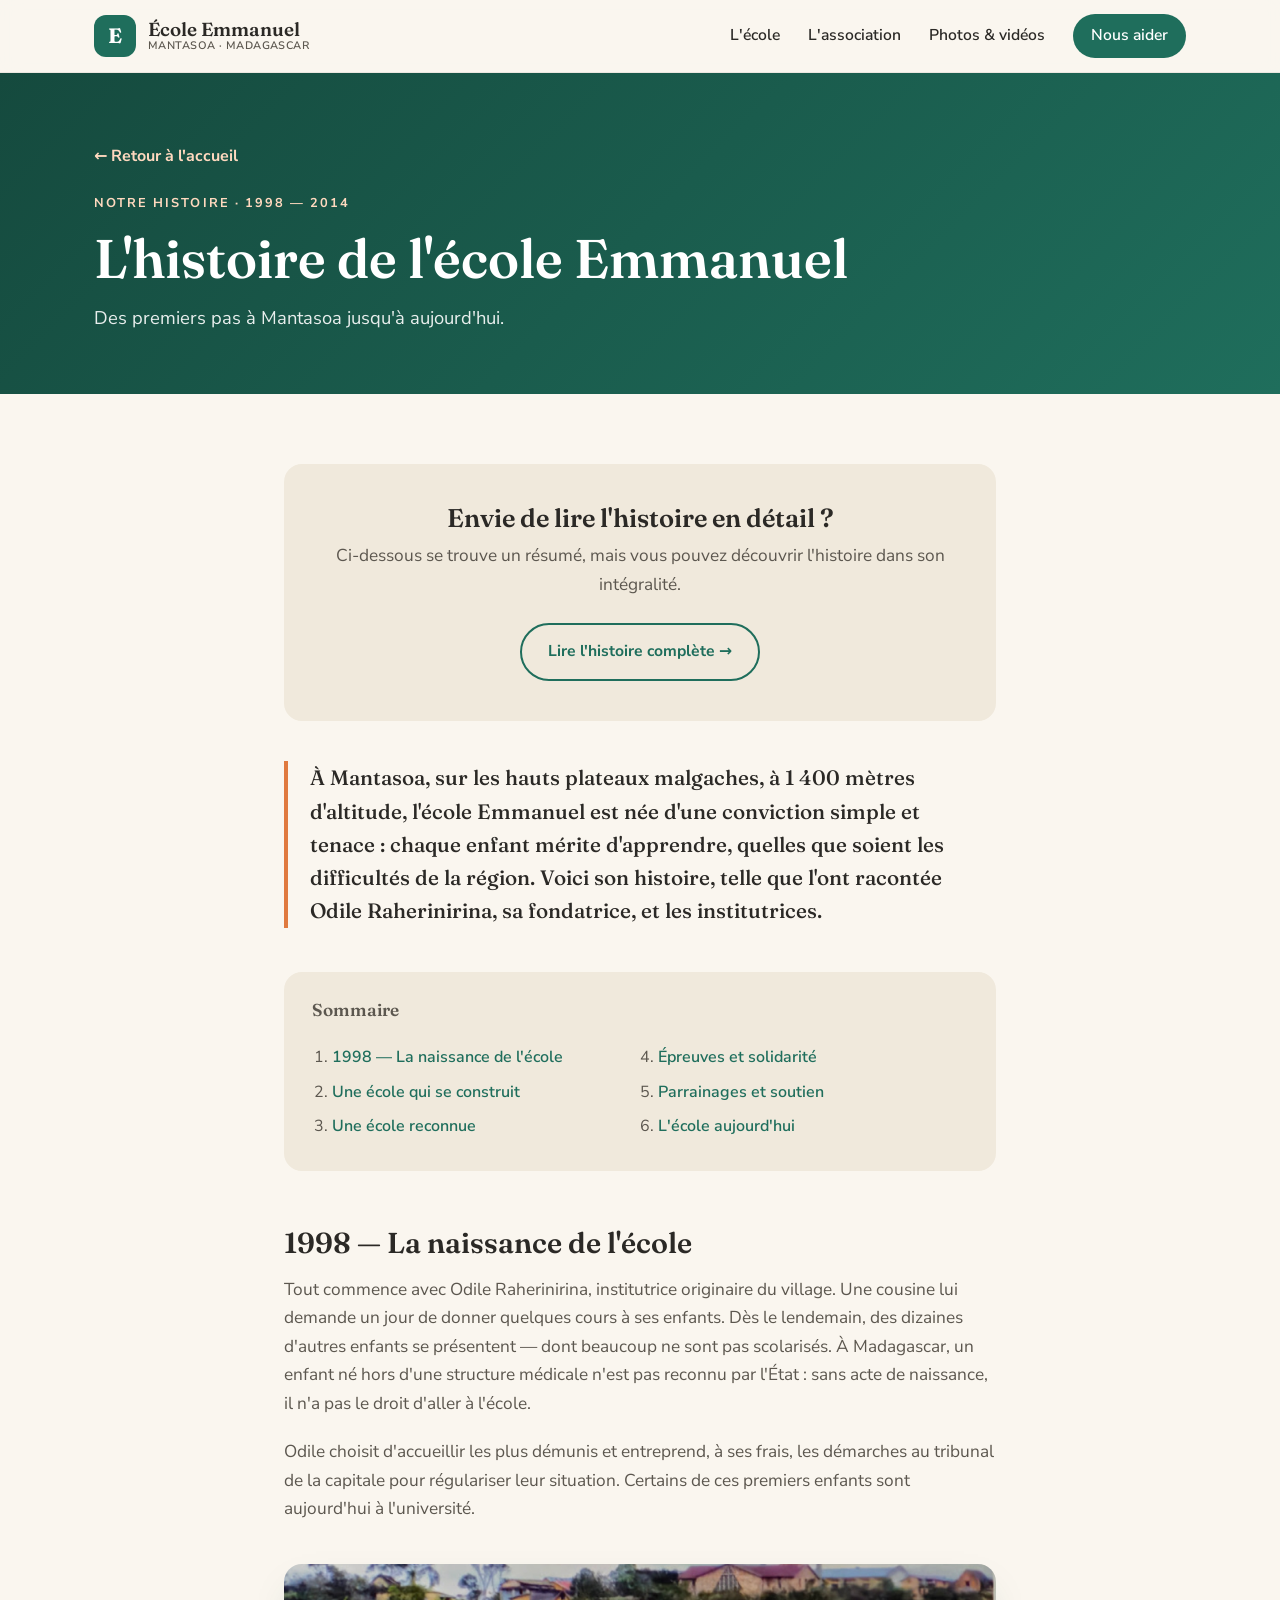
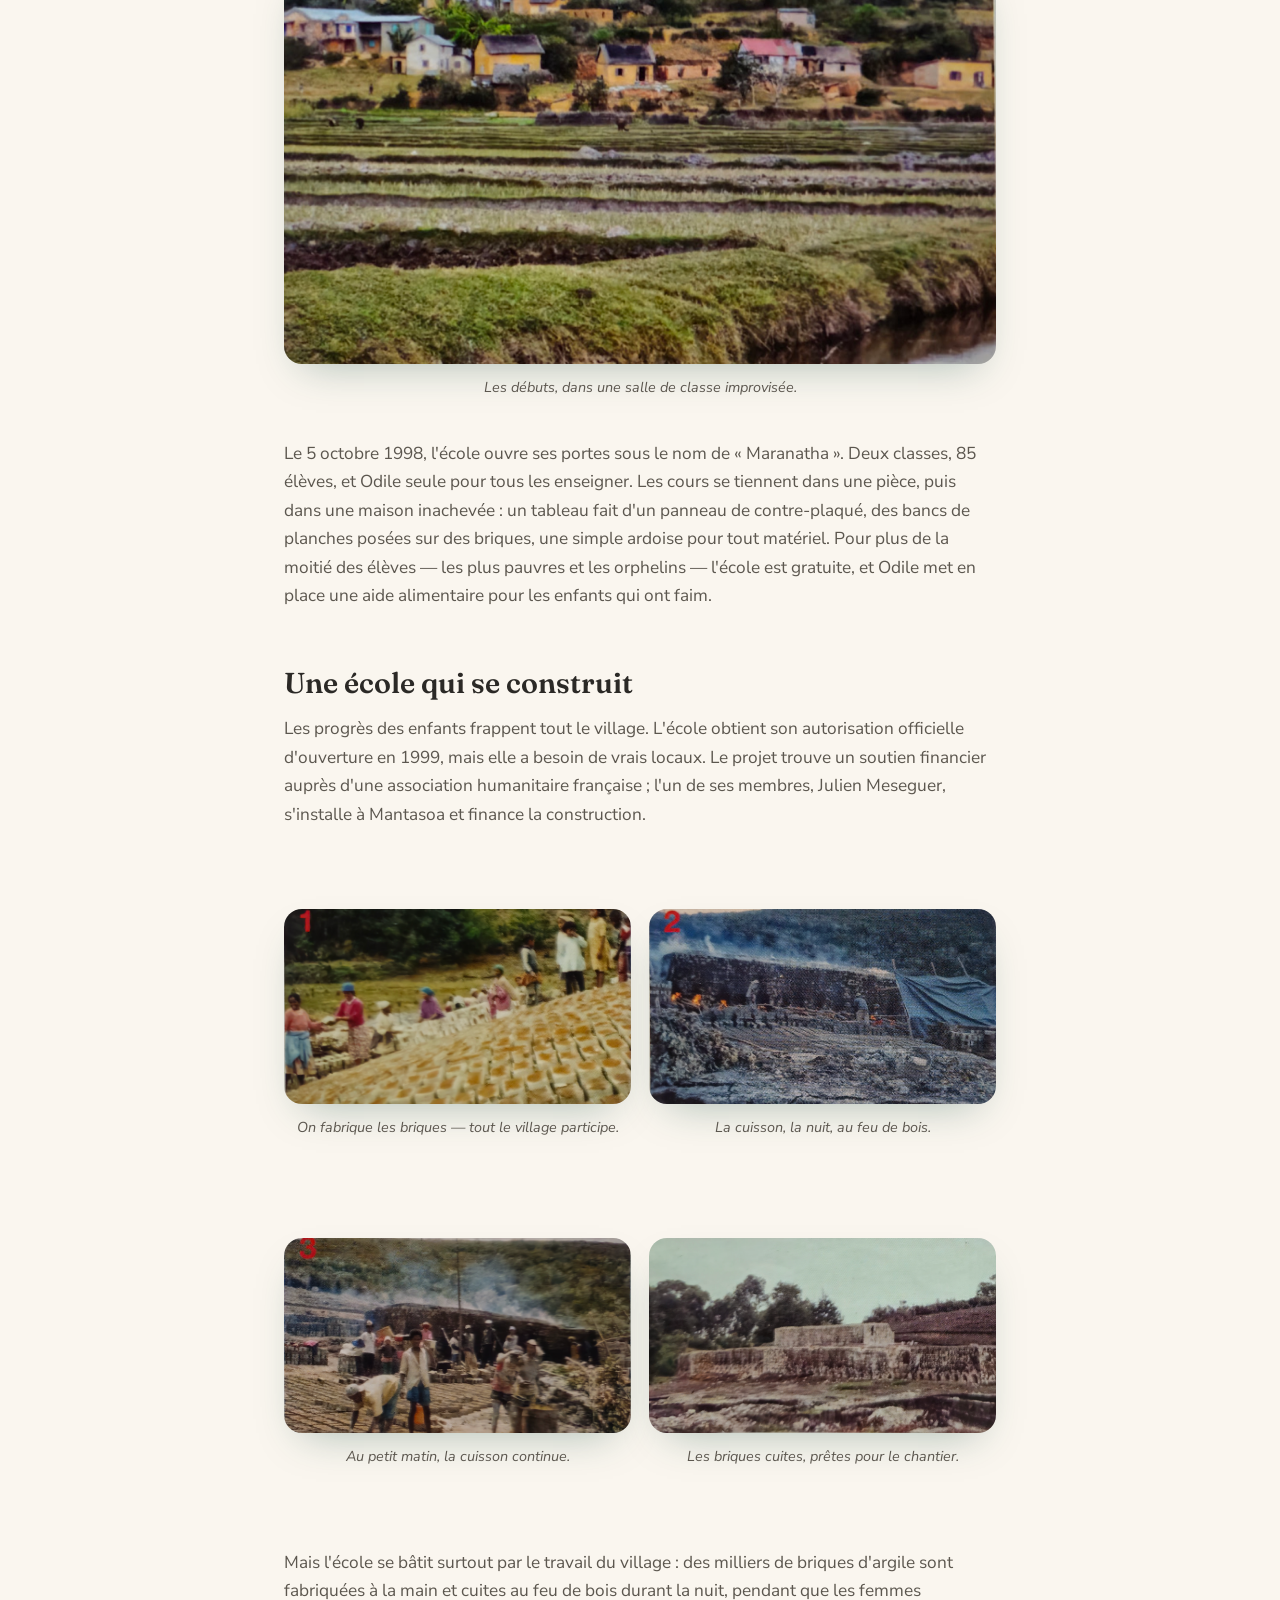
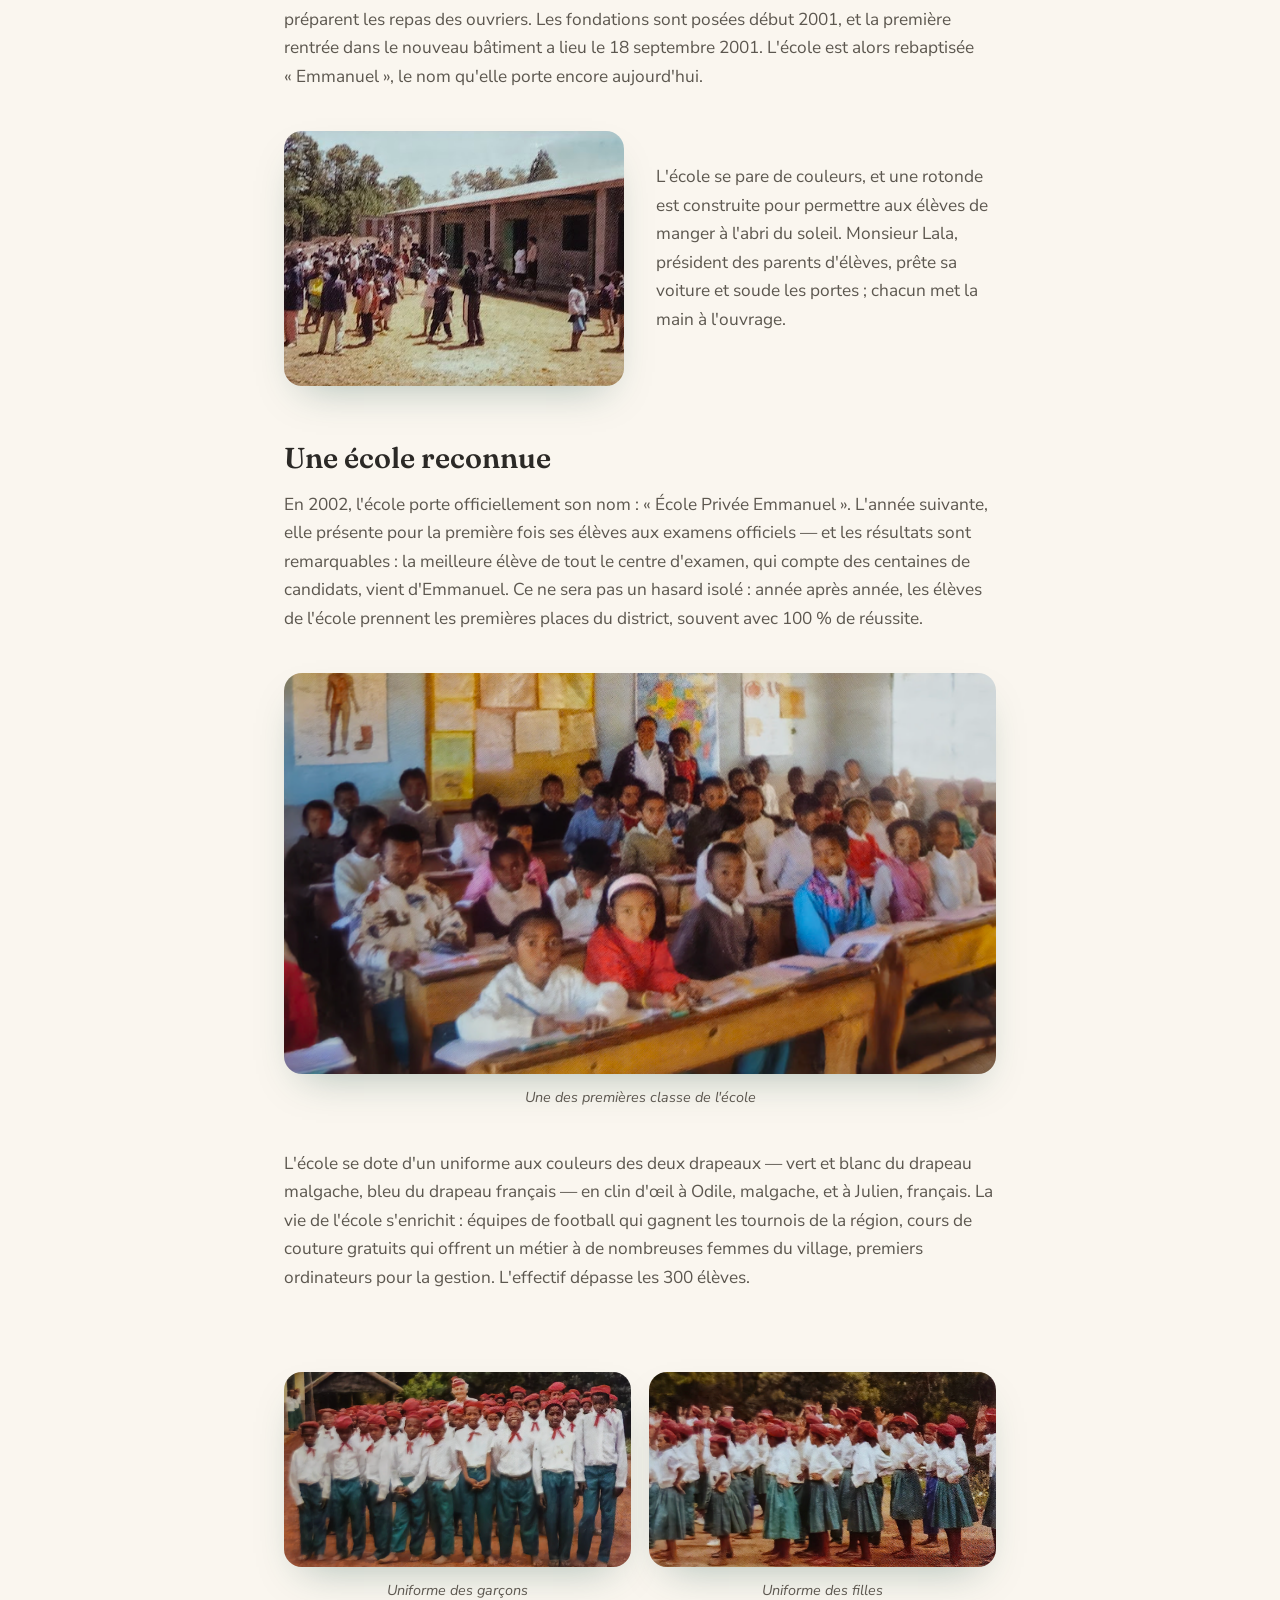
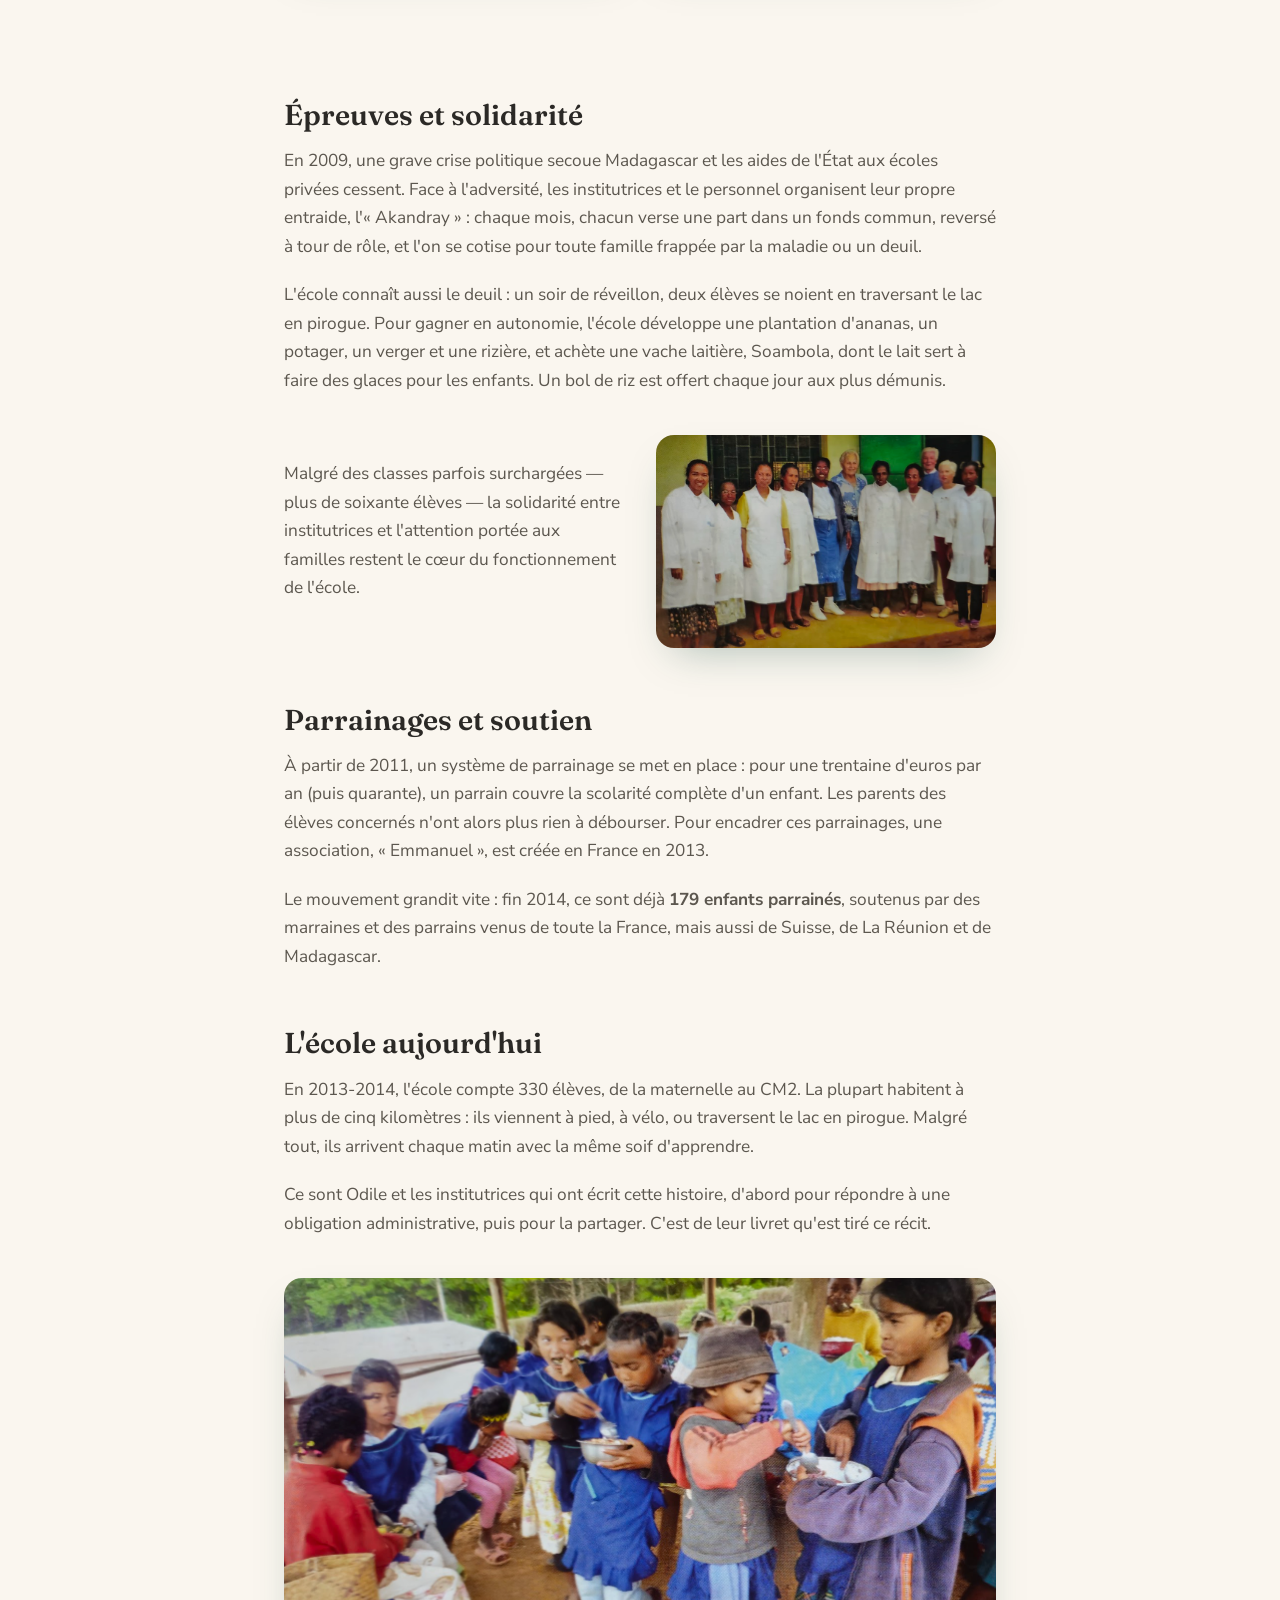
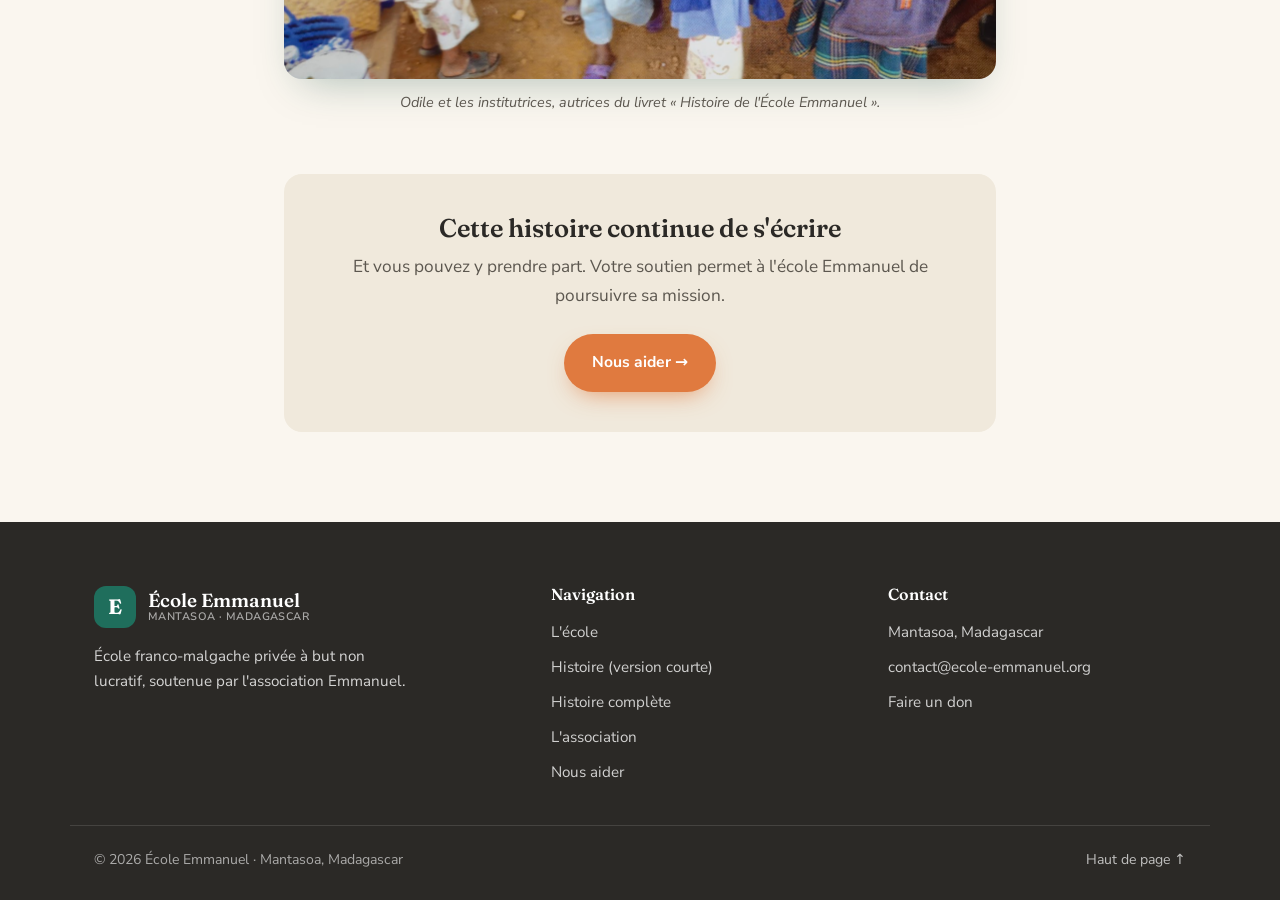
<file: histoire.html>
<!DOCTYPE html>
<html lang="fr">
<head>
  <meta charset="UTF-8" />
  <meta name="viewport" content="width=device-width, initial-scale=1.0" />
  <title>Histoire de l'école — École Emmanuel, Mantasoa</title>
  <meta name="description" content="L'histoire de l'école Emmanuel à Mantasoa, Madagascar (1998-2026) : une école fondée par Odile Raherinirina pour les enfants de la région." />
  <link rel="canonical" href="https://ecole-emmanuel-mantasoa.org/histoire.html" />
  <link rel="icon" type="image/png" href="assets/images/favicon.png" />
  <link rel="preconnect" href="https://fonts.googleapis.com" />
  <link rel="preconnect" href="https://fonts.gstatic.com" crossorigin />
  <link href="https://fonts.googleapis.com/css2?family=Fraunces:opsz,wght@9..144,400;9..144,500;9..144,600;9..144,700&family=Nunito+Sans:wght@400;500;600;700&display=swap" rel="stylesheet" />
  <link rel="stylesheet" href="css/styles.css" />
  <link rel="stylesheet" href="css/article.css" />
</head>
<body>

  <!-- Barre de progression de lecture (se remplit au défilement) -->
  <div class="read-progress" id="readProgress"></div>

  <!-- ====================== EN-TÊTE ====================== -->
  <header class="site-header" id="top">
    <div class="container header-inner">
      <a href="index.html" class="brand">
        <span class="brand-mark">E</span>
        <span class="brand-text">École&nbsp;Emmanuel<small>Mantasoa · Madagascar</small></span>
      </a>
      <button class="nav-toggle" aria-label="Ouvrir le menu" aria-expanded="false">
        <span></span><span></span><span></span>
      </button>
      <nav class="site-nav">
        <a href="index.html#ecole">L'école</a>
        <a href="index.html#association">L'association</a>
        <a href="index.html#galerie">Photos &amp; vidéos</a>
        <a href="index.html#aider" class="nav-cta">Nous aider</a>
      </nav>
    </div>
  </header>

  <!-- ====================== EN-TÊTE D'ARTICLE ====================== -->
  <section class="article-hero">
    <div class="container">
      <a href="index.html" class="back-link">← Retour à l'accueil</a>
      <p class="eyebrow eyebrow-light">Notre histoire · 1998 — 2014</p>
      <h1>L'histoire de l'école Emmanuel</h1>
      <p class="article-sub">Des premiers pas à Mantasoa jusqu'à aujourd'hui.</p>
    </div>
  </section>

  <!-- ====================== CORPS DE L'ARTICLE ======================
       Récit court, adapté du livret « Histoire de l'École Emmanuel »
       (Odile Meseguer et les institutrices).
       Pour modifier un texte : remplace ce qui est entre <p>…</p>.
       =============================================================== -->
  <article class="article">
    <div class="container article-body">

      <div class="article-cta1">
        <h3>Envie de lire l'histoire en détail&nbsp;?</h3>
        <p>Ci-dessous se trouve un résumé, mais vous pouvez découvrir l'histoire dans son intégralité.</p>
        <a href="histoire-complete.html" class="btn btn-outline">Lire l'histoire complète →</a>
      </div>

      <p class="lead">
        À Mantasoa, sur les hauts plateaux malgaches, à 1&nbsp;400 mètres d'altitude,
        l'école Emmanuel est née d'une conviction simple et tenace&nbsp;: chaque enfant
        mérite d'apprendre, quelles que soient les difficultés de la région. Voici son
        histoire, telle que l'ont racontée Odile Raherinirina, sa fondatrice, et les
        institutrices.
      </p>

      <!-- ---------- SOMMAIRE ---------- -->
      <nav class="toc" aria-label="Sommaire">
        <p class="toc-title">Sommaire</p>
        <ol>
          <li><a href="#origines">1998 — La naissance de l'école</a></li>
          <li><a href="#construction">Une école qui se construit</a></li>
          <li><a href="#reconnaissance">Une école reconnue</a></li>
          <li><a href="#epreuves">Épreuves et solidarité</a></li>
          <li><a href="#parrains">Parrainages et soutien</a></li>
          <li><a href="#aujourdhui">L'école aujourd'hui</a></li>
        </ol>
      </nav>

      <!-- ====================== CHAPITRE 1 ====================== -->
      <section class="chapter" id="origines">
        <h2>1998 — La naissance de l'école</h2>
        <p>
          Tout commence avec Odile Raherinirina, institutrice originaire du village.
          Une cousine lui demande un jour de donner quelques cours à ses enfants. Dès le
          lendemain, des dizaines d'autres enfants se présentent — dont beaucoup ne sont
          pas scolarisés. À Madagascar, un enfant né hors d'une structure médicale n'est
          pas reconnu par l'État&nbsp;: sans acte de naissance, il n'a pas le droit d'aller
          à l'école.
        </p>
        <p>
          Odile choisit d'accueillir les plus démunis et entreprend, à ses frais, les
          démarches au tribunal de la capitale pour régulariser leur situation. Certains
          de ces premiers enfants sont aujourd'hui à l'université.
        </p>

        <figure class="figure-wide">
          <img src="assets/images/histoire/histoire1.jpg" alt="La première salle de classe de l'école" loading="lazy" />
          <figcaption>Les débuts, dans une salle de classe improvisée.</figcaption>
        </figure>

        <p>
          Le 5 octobre 1998, l'école ouvre ses portes sous le nom de «&nbsp;Maranatha&nbsp;».
          Deux classes, 85 élèves, et Odile seule pour tous les enseigner. Les cours se
          tiennent dans une pièce, puis dans une maison inachevée&nbsp;: un tableau fait
          d'un panneau de contre-plaqué, des bancs de planches posées sur des briques, une
          simple ardoise pour tout matériel. Pour plus de la moitié des élèves — les plus
          pauvres et les orphelins — l'école est gratuite, et Odile met en place une aide
          alimentaire pour les enfants qui ont faim.
        </p>
      </section>

      <!-- ====================== CHAPITRE 2 ====================== -->
      <section class="chapter" id="construction">
        <h2>Une école qui se construit</h2>
        <p>
          Les progrès des enfants frappent tout le village. L'école obtient son
          autorisation officielle d'ouverture en 1999, mais elle a besoin de vrais locaux.
          Le projet trouve un soutien financier auprès d'une association humanitaire
          française&nbsp;; l'un de ses membres, Julien Meseguer, s'installe à Mantasoa et
          finance la construction.
        </p>

        <!-- Fabrication des briques : 4 vignettes (étapes), légendes du livret -->
        <div class="figure-grid">
          <figure>
            <img src="assets/images/histoire/briques1.jpg" alt="Fabrication des briques au village" loading="lazy" />
            <figcaption>On fabrique les briques — tout le village participe.</figcaption>
          </figure>
          <figure>
            <img src="assets/images/histoire/briques2.jpg" alt="Cuisson des briques la nuit" loading="lazy" />
            <figcaption>La cuisson, la nuit, au feu de bois.</figcaption>
          </figure>
          <figure>
            <img src="assets/images/histoire/briques3.jpg" alt="Cuisson des briques au petit matin" loading="lazy" />
            <figcaption>Au petit matin, la cuisson continue.</figcaption>
          </figure>
          <figure>
            <img src="assets/images/histoire/briques4.jpg" alt="Briques cuites prêtes à transporter" loading="lazy" />
            <figcaption>Les briques cuites, prêtes pour le chantier.</figcaption>
          </figure>
        </div>

        <p>
          Mais l'école se bâtit surtout par le travail du village&nbsp;: des milliers de
          briques d'argile sont fabriquées à la main et cuites au feu de bois durant la
          nuit, pendant que les femmes préparent les repas des ouvriers. Les fondations
          sont posées début 2001, et la première rentrée dans le nouveau bâtiment a lieu
          le 18 septembre 2001. L'école est alors rebaptisée «&nbsp;Emmanuel&nbsp;», le nom
          qu'elle porte encore aujourd'hui.
        </p>

        <div class="figure-split">
          <div class="figure-split-media">
            <img src="assets/images/histoire/histoire3.jpg" alt="Le nouveau bâtiment de l'école" loading="lazy" />
          </div>
          <div class="figure-split-text">
            <p>
              L'école se pare de couleurs, et une rotonde est construite pour permettre aux
              élèves de manger à l'abri du soleil. Monsieur Lala, président des parents
              d'élèves, prête sa voiture et soude les portes&nbsp;; chacun met la main à
              l'ouvrage.
            </p>
          </div>
        </div>
      </section>

      <!-- ====================== CHAPITRE 3 ====================== -->
      <section class="chapter" id="reconnaissance">
        <h2>Une école reconnue</h2>
        <p>
          En 2002, l'école porte officiellement son nom&nbsp;: «&nbsp;École Privée
          Emmanuel&nbsp;». L'année suivante, elle présente pour la première fois ses élèves
          aux examens officiels — et les résultats sont remarquables&nbsp;: la meilleure
          élève de tout le centre d'examen, qui compte des centaines de candidats, vient
          d'Emmanuel. Ce ne sera pas un hasard isolé&nbsp;: année après année, les élèves de
          l'école prennent les premières places du district, souvent avec 100&nbsp;% de
          réussite.
        </p>

        <figure class="figure-wide">
          <img src="assets/images/histoire/histoire4.jpg" alt="Les élèves de l'école en uniforme" loading="lazy" />
          <figcaption>Une des premières classe de l'école</figcaption>
        </figure>

        <p>
          L'école se dote d'un uniforme aux couleurs des deux drapeaux — vert et blanc du
          drapeau malgache, bleu du drapeau français — en clin d'œil à Odile, malgache, et
          à Julien, français. La vie de l'école s'enrichit&nbsp;: équipes de football qui
          gagnent les tournois de la région, cours de couture gratuits qui offrent un métier
          à de nombreuses femmes du village, premiers ordinateurs pour la gestion. L'effectif
          dépasse les 300 élèves.
        </p>

        <div class="figure-grid">
          <figure>
            <img src="assets/images/histoire/histoire4_1.jpg" alt="Uniforme des garçons" loading="lazy" />
            <figcaption>Uniforme des garçons</figcaption>
          </figure>
          <figure>
            <img src="assets/images/histoire/histoire4_2.jpg" alt="Uniforme des filles" loading="lazy" />
            <figcaption>Uniforme des filles</figcaption>
          </figure>
        </div>
      </section>

      <!-- ====================== CHAPITRE 4 ====================== -->
      <section class="chapter" id="epreuves">
        <h2>Épreuves et solidarité</h2>
        <p>
          En 2009, une grave crise politique secoue Madagascar et les aides de l'État aux
          écoles privées cessent. Face à l'adversité, les institutrices et le personnel
          organisent leur propre entraide, l'«&nbsp;Akandray&nbsp;»&nbsp;: chaque mois,
          chacun verse une part dans un fonds commun, reversé à tour de rôle, et l'on se
          cotise pour toute famille frappée par la maladie ou un deuil.
        </p>
        <p>
          L'école connaît aussi le deuil&nbsp;: un soir de réveillon, deux élèves se noient
          en traversant le lac en pirogue. Pour gagner en autonomie, l'école développe une
          plantation d'ananas, un potager, un verger et une rizière, et achète une vache
          laitière, Soambola, dont le lait sert à faire des glaces pour les enfants. Un bol
          de riz est offert chaque jour aux plus démunis.
        </p>

        <div class="figure-split figure-split-reverse">
          <div class="low-ratio">
            <img src="assets/images/histoire/histoire5.jpg" alt="Les institutrices" loading="lazy" />
          </div>
          <div class="figure-split-text">
            <p>
              Malgré des classes parfois surchargées — plus de soixante élèves — la
              solidarité entre institutrices et l'attention portée aux familles restent
              le cœur du fonctionnement de l'école.
            </p>
          </div>
        </div>
      </section>

      <!-- ====================== CHAPITRE 5 ====================== -->
      <section class="chapter" id="parrains">
        <h2>Parrainages et soutien</h2>
        <p>
          À partir de 2011, un système de parrainage se met en place&nbsp;: pour une
          trentaine d'euros par an (puis quarante), un parrain couvre la scolarité complète
          d'un enfant. Les parents des élèves concernés n'ont alors plus rien à débourser.
          Pour encadrer ces parrainages, une association, «&nbsp;Emmanuel&nbsp;», est créée
          en France en 2013.
        </p>
        <p>
          Le mouvement grandit vite&nbsp;: fin 2014, ce sont déjà <strong>179 enfants
          parrainés</strong>, soutenus par des marraines et des parrains venus de toute la
          France, mais aussi de Suisse, de La Réunion et de Madagascar.
        </p>
      </section>

      <!-- ====================== CHAPITRE 6 ====================== -->
      <section class="chapter" id="aujourdhui">
        <h2>L'école aujourd'hui</h2>
        <p>
          En 2013-2014, l'école compte 330 élèves, de la maternelle au CM2. La plupart
          habitent à plus de cinq kilomètres&nbsp;: ils viennent à pied, à vélo, ou
          traversent le lac en pirogue. Malgré tout, ils arrivent chaque matin avec la même
          soif d'apprendre.
        </p>
        <p>
          Ce sont Odile et les institutrices qui ont écrit cette histoire, d'abord pour
          répondre à une obligation administrative, puis pour la partager. C'est de leur
          livret qu'est tiré ce récit.
        </p>

        <figure class="figure-wide">
          <img src="assets/images/histoire/histoire6.jpg" alt="Odile et les institutrices de l'école" loading="lazy" />
          <figcaption>Odile et les institutrices, autrices du livret « Histoire de l'École Emmanuel ».</figcaption>
        </figure>

        <div class="article-cta">
          <h3>Cette histoire continue de s'écrire</h3>
          <p>Et vous pouvez y prendre part. Votre soutien permet à l'école Emmanuel de poursuivre sa mission.</p>
          <a href="index.html#aider" class="btn btn-primary">Nous aider →</a>
        </div>

      </section>

    </div>
  </article>

  <!-- ====================== PIED DE PAGE ====================== -->
  <footer class="site-footer">
    <div class="container footer-grid">
      <div>
        <div class="brand brand-footer">
          <span class="brand-mark">E</span>
          <span class="brand-text">École Emmanuel<small>Mantasoa · Madagascar</small></span>
        </div>
        <p class="footer-about">École franco-malgache privée à but non lucratif, soutenue par l'association Emmanuel.</p>
      </div>
      <div>
        <h4>Navigation</h4>
        <ul class="footer-links">
          <li><a href="index.html#ecole">L'école</a></li>
          <li><a href="histoire.html">Histoire (version courte)</a></li>
          <li><a href="histoire-complete.html">Histoire complète</a></li>
          <li><a href="index.html#association">L'association</a></li>
          <li><a href="index.html#aider">Nous aider</a></li>
        </ul>
      </div>
      <div>
        <h4>Contact</h4>
        <ul class="footer-links">
          <li>Mantasoa, Madagascar</li>
          <li><a href="mailto:contact@ecole-emmanuel.org">contact@ecole-emmanuel.org</a></li>
          <li><a href="https://www.helloasso.com/" target="_blank" rel="noopener">Faire un don</a></li>
        </ul>
      </div>
    </div>
    <div class="container footer-bottom">
      <p>© <span id="year"></span> École Emmanuel · Mantasoa, Madagascar</p>
      <a href="#top" class="back-top">Haut de page ↑</a>
    </div>
  </footer>

  <script src="js/main.js"></script>
</body>
</html>
</file>
<file: css/styles.css>
/* =========================================================
   École Emmanuel — Feuille de style
   Palette et réglages principaux regroupés ci-dessous :
   tu peux changer les couleurs en un seul endroit.
   ========================================================= */

:root {
  --green:        #1f6e5c;   /* couleur principale */
  --green-dark:   #154a3e;
  --terracotta:   #e07a3f;   /* couleur d'accent (chaleur, soleil) */
  --terracotta-d: #c5632c;
  --cream:        #faf6ef;   /* fond clair */
  --sand:         #f0e9dc;   /* fond alterné */
  --ink:          #2b2926;   /* texte */
  --ink-soft:     #5c574f;   /* texte secondaire */
  --white:        #ffffff;
  --shadow:       0 18px 40px -18px rgba(21, 74, 62, .35);
  --radius:       18px;
  --maxw:         1140px;
  --serif:        "Fraunces", Georgia, "Times New Roman", serif;
  --sans:         "Nunito Sans", system-ui, -apple-system, "Segoe UI", sans-serif;
}

/* ---------- Base ---------- */
* { box-sizing: border-box; margin: 0; padding: 0; }
html { scroll-behavior: smooth; scroll-padding-top: 84px; }
body {
  font-family: var(--sans);
  color: var(--ink);
  background: var(--cream);
  line-height: 1.65;
  -webkit-font-smoothing: antialiased;
}
img { max-width: 100%; display: block; }
a { color: var(--green); text-decoration: none; }
h1, h2, h3, h4 { font-family: var(--serif); line-height: 1.12; font-weight: 600; color: var(--ink); }
.container { width: 100%; max-width: var(--maxw); margin: 0 auto; padding: 0 24px; }

/* ---------- Boutons ---------- */
.btn {
  display: inline-block;
  padding: 14px 26px;
  border-radius: 999px;
  font-weight: 700;
  font-size: .98rem;
  cursor: pointer;
  border: 2px solid transparent;
  transition: transform .18s ease, box-shadow .18s ease, background .18s ease, color .18s ease;
}
.btn:hover { transform: translateY(-2px); }
.btn-primary { background: var(--terracotta); color: #fff; box-shadow: 0 10px 24px -10px rgba(224,122,63,.8); }
.btn-primary:hover { background: var(--terracotta-d); }
.btn-ghost { background: rgba(255,255,255,.14); color: #fff; border-color: rgba(255,255,255,.6); backdrop-filter: blur(4px); }
.btn-ghost:hover { background: rgba(255,255,255,.25); }
.btn-outline { background: transparent; color: var(--green); border-color: var(--green); }
.btn-outline:hover { background: var(--green); color: #fff; }
.btn-lg { padding: 18px 38px; font-size: 1.08rem; }

/* ---------- En-tête ---------- */
.site-header {
  position: sticky; top: 0; z-index: 50;
  background: rgba(250,246,239,.85);
  backdrop-filter: blur(10px);
  border-bottom: 1px solid rgba(43,41,38,.07);
  transition: box-shadow .25s ease;
}
.site-header.scrolled { box-shadow: 0 6px 24px -16px rgba(0,0,0,.4); }
.header-inner { display: flex; align-items: center; justify-content: space-between; height: 72px; }
.brand { display: flex; align-items: center; gap: 12px; color: var(--ink); }
.brand-mark {
  width: 42px; height: 42px; flex: 0 0 42px;
  display: grid; place-items: center;
  background: var(--green); color: #fff;
  font-family: var(--serif); font-weight: 700; font-size: 1.3rem;
  border-radius: 12px;
}
.brand-text { font-family: var(--serif); font-weight: 600; font-size: 1.18rem; line-height: 1.05; display: flex; flex-direction: column; }
.brand-text small { font-family: var(--sans); font-weight: 600; font-size: .68rem; letter-spacing: .04em; text-transform: uppercase; color: var(--ink-soft); }

.site-nav { display: flex; align-items: center; gap: 28px; }
.site-nav a { color: var(--ink); font-weight: 600; font-size: .98rem; position: relative; }
.site-nav a:not(.nav-cta)::after {
  content: ""; position: absolute; left: 0; bottom: -6px; height: 2px; width: 0;
  background: var(--terracotta); transition: width .22s ease;
}
.site-nav a:not(.nav-cta):hover::after { width: 100%; }
.nav-cta { background: var(--green); color: #fff !important; padding: 9px 18px; border-radius: 999px; }
.nav-cta:hover { background: var(--green-dark); }

.nav-toggle { display: none; flex-direction: column; gap: 5px; background: none; border: 0; cursor: pointer; padding: 8px; }
.nav-toggle span { width: 26px; height: 2px; background: var(--ink); border-radius: 2px; transition: .25s; }

/* ---------- Hero ---------- */
.hero {
  position: relative;
  min-height: 88vh;
  display: flex; align-items: center;
  color: #fff;
  /* Voile vert par-dessus la photo. Pour rendre la photo PLUS visible,
     baisse les 2 opacités (le .60 = côté gauche/texte, le .15 = côté droit). */
  background:
    linear-gradient(120deg, rgba(21,74,62,.60), rgba(21,74,62,.15)),
    url("../assets/images/hero.jpg") center/cover no-repeat,
    linear-gradient(120deg, var(--green-dark), var(--green));
  background-blend-mode: normal;
}
.hero-overlay { position: absolute; inset: 0; background: linear-gradient(to top, rgba(21,74,62,.55), transparent 45%); }
.hero-content { position: relative; max-width: 720px; padding-top: 40px; padding-bottom: 60px; text-shadow: 0 2px 14px rgba(15,40,33,.45); }
.hero-eyebrow { text-transform: uppercase; letter-spacing: .18em; font-size: .8rem; font-weight: 700; color: #ffd9bf; margin-bottom: 18px; }
.hero h1 { font-size: clamp(2.4rem, 5.5vw, 4rem); color: #fff; margin-bottom: 22px; }
.hero-lead { font-size: clamp(1.05rem, 2vw, 1.25rem); max-width: 600px; color: rgba(255,255,255,.92); margin-bottom: 34px; }
.hero-actions { display: flex; gap: 16px; flex-wrap: wrap; }
.scroll-cue {
  position: absolute; left: 50%; bottom: 22px; transform: translateX(-50%);
  color: rgba(255,255,255,.85); font-size: 1.6rem; text-decoration: none;
  animation: bob 1.8s ease-in-out infinite;
}
@keyframes bob { 0%,100% { transform: translate(-50%,0); } 50% { transform: translate(-50%,8px); } }

/* ---------- Chiffres clés ---------- */
.stats { background: var(--green); color: #fff; }
.stats-grid { display: grid; grid-template-columns: repeat(4, 1fr); gap: 20px; padding: 44px 24px; }
.stat { text-align: center; }
.stat-num { display: block; font-family: var(--serif); font-size: 2.4rem; font-weight: 700; color: #ffd9bf; }
.stat-label { font-size: .92rem; color: rgba(255,255,255,.85); }

/* ---------- Sections génériques ---------- */
.section { padding: 92px 0; }
.section-alt { background: var(--sand); }
.eyebrow { text-transform: uppercase; letter-spacing: .16em; font-size: .8rem; font-weight: 700; color: var(--terracotta); margin-bottom: 14px; }
.eyebrow-light { color: #ffd9bf; }
.section h2 { font-size: clamp(1.8rem, 3.5vw, 2.6rem); margin-bottom: 18px; }
.section-head { max-width: 720px; margin: 0 auto 56px; text-align: center; }
.section-intro { color: var(--ink-soft); font-size: 1.1rem; }

/* ---------- Bloc texte + image ---------- */
.split { display: grid; grid-template-columns: 1fr 1fr; gap: 56px; align-items: center; }
.split-media { position: relative; }
.split-media img { border-radius: var(--radius); box-shadow: var(--shadow); aspect-ratio: 4/3; object-fit: cover; width: 100%; background: var(--sand); }
.media-caption {
  position: absolute; left: 18px; bottom: 18px;
  background: rgba(255,255,255,.92); color: var(--ink);
  padding: 8px 14px; border-radius: 10px; font-size: .85rem; font-weight: 600;
  box-shadow: 0 6px 18px -8px rgba(0,0,0,.4);
}
.split-text p { color: var(--ink-soft); margin-bottom: 16px; }
.split-text .btn { margin-top: 12px; }

/* ---------- Cartes (association) ---------- */
.cards { display: grid; grid-template-columns: repeat(4, 1fr); gap: 24px; }
.card {
  background: var(--white); border-radius: var(--radius); padding: 32px 26px;
  box-shadow: 0 14px 30px -22px rgba(21,74,62,.5);
  border: 1px solid rgba(43,41,38,.06);
  transition: transform .2s ease, box-shadow .2s ease;
}
.card:hover { transform: translateY(-6px); box-shadow: var(--shadow); }
.card-icon { font-size: 2rem; margin-bottom: 14px; }
.card h3 { font-size: 1.2rem; margin-bottom: 10px; }
.card p { color: var(--ink-soft); font-size: .96rem; }

/* ---------- Résultats aux examens ---------- */
.results-grid { display: grid; grid-template-columns: repeat(3, 1fr); gap: 24px; }
.result-card { text-align: center; }
.result-exam { font-family: var(--serif); font-weight: 700; font-size: 1.3rem; color: var(--ink); margin-bottom: 4px; }
.result-exam span { display: block; font-family: var(--sans); font-weight: 500; font-size: .82rem; color: var(--ink-soft); margin-top: 6px; }
.result-rate { font-family: var(--serif); font-weight: 700; font-size: clamp(2.6rem, 5vw, 3.4rem); color: var(--green); line-height: 1; margin: 18px 0 10px; }
.result-unit { font-size: .8em; color: var(--ink-soft); font-weight: 600; margin-left: 5px; }
.result-detail { color: var(--ink-soft); font-size: .95rem; }

/* ---------- Galerie ---------- */
.gallery { display: grid; grid-template-columns: repeat(3, 1fr); gap: 16px; margin-bottom: 56px; }
.gallery-item { overflow: hidden; border-radius: 14px; aspect-ratio: 4/3; background: var(--sand); box-shadow: 0 10px 24px -18px rgba(0,0,0,.5); }
.gallery-item img { width: 100%; height: 100%; object-fit: cover; transition: transform .4s ease; }
.gallery-item:hover img { transform: scale(1.07); }

/* ---------- Galerie : carrousel (pages de 6 photos) ---------- */
.gallery-carousel { position: relative; margin-bottom: 56px; }
.gallery-viewport {
  overflow-x: auto; overflow-y: hidden;
  scroll-snap-type: x mandatory; scroll-behavior: smooth;
  -webkit-overflow-scrolling: touch; scrollbar-width: none; border-radius: 14px;
}
.gallery-viewport::-webkit-scrollbar { display: none; }
.gallery-track { display: flex; }
.gallery-slide {
  flex: 0 0 100%; min-width: 100%; scroll-snap-align: start;
  display: grid; grid-template-columns: repeat(3, 1fr); gap: 16px; padding: 4px;
}
/* Flèches de navigation */
.carousel-btn {
  position: absolute; top: 50%; transform: translateY(-50%); z-index: 5;
  width: 44px; height: 44px; border-radius: 50%; border: 0; cursor: pointer;
  background: var(--green-dark); color: #fff; box-shadow: var(--shadow);
  font-size: 1.7rem; line-height: 1; display: flex; align-items: center; justify-content: center;
  transition: background .2s ease, opacity .2s ease;
}
.carousel-btn:hover { background: #0f3a30; }
.carousel-prev { left: -12px; }
.carousel-next { right: -12px; }
.carousel-btn[disabled] { opacity: .3; cursor: default; }
/* Points indicateurs de page */
.carousel-dots { display: flex; justify-content: center; gap: 9px; margin-top: 18px; }
.carousel-dots button {
  width: 9px; height: 9px; border-radius: 50%; border: 0; padding: 0; cursor: pointer;
  background: rgba(0,0,0,.2); transition: background .2s ease, transform .2s ease;
}
.carousel-dots button.active { background: var(--terracotta); transform: scale(1.3); }

/* ---------- Vidéos ---------- */
.videos { display: grid; grid-template-columns: repeat(2, 1fr); gap: 24px; }
.video-card { text-align: center; }
.video-player {
  /* Vidéos verticales (format téléphone 9:16). Pour des vidéos paysage,
     remettre aspect-ratio: 16/9 et retirer le max-width. */
  width: 100%; max-width: 340px; aspect-ratio: 9/16; border-radius: 14px;
  background: #000; box-shadow: var(--shadow); object-fit: cover;
  display: block; margin: 0 auto;
}
.video-title { margin-top: 14px; font-weight: 700; }

/* ---------- Nous aider ---------- */
.help {
  background:
    linear-gradient(135deg, rgba(21,74,62,.74), rgba(31,110,92,.9)),
    url("../assets/images/help.jpg") center/cover no-repeat,
    var(--green-dark);
  color: #fff; text-align: center;
}
.help-inner { max-width: 720px; margin: 0 auto; }
.help h2 { color: #fff; font-size: clamp(2rem, 4vw, 2.8rem); margin-bottom: 20px; }
.help-lead { font-size: 1.15rem; color: rgba(255,255,255,.92); margin-bottom: 34px; }
.help-note { margin-top: 18px; font-size: .9rem; color: rgba(255,255,255,.7); }

/* ---------- Pied de page ---------- */
.site-footer { background: var(--ink); color: rgba(255,255,255,.8); padding: 64px 0 28px; }
.footer-grid { display: grid; grid-template-columns: 1.4fr 1fr 1fr; gap: 40px; padding-bottom: 40px; border-bottom: 1px solid rgba(255,255,255,.12); }
.brand-footer { color: #fff; margin-bottom: 16px; }
.brand-footer .brand-text { color: #fff; }
.brand-footer .brand-text small { color: rgba(255,255,255,.6); }
.footer-about { font-size: .95rem; max-width: 320px; }
.site-footer h4 { color: #fff; font-size: 1rem; margin-bottom: 16px; }
.footer-links { list-style: none; display: flex; flex-direction: column; gap: 10px; }
.footer-links a, .footer-links li { color: rgba(255,255,255,.78); font-size: .95rem; }
.footer-links a:hover { color: var(--terracotta); }
.footer-bottom { display: flex; justify-content: space-between; align-items: center; padding-top: 22px; font-size: .88rem; color: rgba(255,255,255,.6); flex-wrap: wrap; gap: 10px; }
.back-top { color: rgba(255,255,255,.7); }
.back-top:hover { color: var(--terracotta); }

/* ---------- Lightbox ---------- */
.lightbox {
  position: fixed; inset: 0; z-index: 100;
  background: rgba(15,30,26,.92);
  display: none; align-items: center; justify-content: center; padding: 30px;
}
.lightbox.open { display: flex; }
.lightbox img { max-width: 92vw; max-height: 86vh; border-radius: 10px; box-shadow: 0 30px 60px -20px rgba(0,0,0,.8); }
.lightbox-close { position: absolute; top: 24px; right: 28px; background: none; border: 0; color: #fff; font-size: 2rem; cursor: pointer; line-height: 1; }

/* ---------- Animations au défilement ---------- */
.reveal { opacity: 0; transform: translateY(28px); transition: opacity .7s ease, transform .7s ease; }
.reveal.visible { opacity: 1; transform: none; }

/* ---------- Responsive ---------- */
@media (max-width: 900px) {
  .stats-grid { grid-template-columns: repeat(2, 1fr); gap: 30px; }
  .cards { grid-template-columns: repeat(2, 1fr); }
  .split { grid-template-columns: 1fr; gap: 36px; }
  .footer-grid { grid-template-columns: 1fr 1fr; }
}
@media (max-width: 680px) {
  .nav-toggle { display: flex; }
  .site-nav {
    position: fixed; inset: 72px 0 auto 0;
    background: var(--cream); flex-direction: column; align-items: stretch;
    gap: 0; padding: 12px 0; border-bottom: 1px solid rgba(0,0,0,.08);
    transform: translateY(-120%); transition: transform .3s ease; box-shadow: var(--shadow);
  }
  .site-nav.open { transform: translateY(0); }
  .site-nav a { padding: 14px 24px; }
  .nav-cta { margin: 8px 24px; text-align: center; }
  .nav-toggle.open span:nth-child(1) { transform: translateY(7px) rotate(45deg); }
  .nav-toggle.open span:nth-child(2) { opacity: 0; }
  .nav-toggle.open span:nth-child(3) { transform: translateY(-7px) rotate(-45deg); }
  .gallery { grid-template-columns: repeat(2, 1fr); }
  .results-grid { grid-template-columns: 1fr; }
  .gallery-slide { grid-template-columns: repeat(2, 1fr); }
  .carousel-btn { width: 38px; height: 38px; font-size: 1.4rem; }
  .carousel-prev { left: 2px; }
  .carousel-next { right: 2px; }
  .videos { grid-template-columns: 1fr; }
  .footer-grid { grid-template-columns: 1fr; }
  .section { padding: 64px 0; }
}
</file>
<file: css/article.css>
/* =========================================================
   Styles spécifiques à la page "Histoire complète"
   ========================================================= */

/* --- Page intégrale : emplacements photo à remplir, marqueurs à vérifier --- */
/* Repère discret de page du livret */
.page-marker {
  text-align: center; text-transform: uppercase; letter-spacing: .14em;
  font-size: .72rem; font-weight: 700; color: var(--terracotta);
  margin: 48px 0 18px; opacity: .8;
}
.page-marker.missing { color: var(--ink-soft); font-style: italic; text-transform: none; letter-spacing: 0; }

/* Emplacement photo vide à remplir */
.photo-slot {
  border: 2px dashed var(--terracotta);
  background: repeating-linear-gradient(45deg, #faf4ec, #faf4ec 12px, #f3ebdd 12px, #f3ebdd 24px);
  border-radius: var(--radius);
  min-height: 220px;
  display: flex; flex-direction: column; align-items: center; justify-content: center;
  gap: 6px; text-align: center; padding: 24px; color: var(--ink-soft);
}
.photo-slot .photo-slot-icon { font-size: 2rem; }
.photo-slot .photo-slot-label { font-weight: 700; color: var(--terracotta-d); }
.photo-slot .photo-slot-caption { font-size: .92rem; font-style: italic; max-width: 36ch; }
.figure-todo { margin: 32px 0; }

/* Marqueur « à vérifier » bien visible (orthographe, mot illisible…) */
mark.todo {
  background: #fff1c2; color: #8a5a00;
  padding: 1px 5px; border-radius: 5px; font-weight: 600; font-size: .92em;
}

/* Tableau du livret (ex. répartition des classes) */
.livret-table { width: 100%; border-collapse: collapse; margin: 24px 0; font-size: .95rem; }
.livret-table th, .livret-table td { border: 1px solid rgba(43,41,38,.15); padding: 8px 12px; text-align: left; }
.livret-table th { background: var(--sand); font-family: var(--sans); }

/* Bandeau d'avertissement en haut de la page intégrale */
.draft-note {
  background: #fff8e6; border: 1px solid #f1d99a; border-radius: var(--radius);
  padding: 18px 22px; margin: 0 0 36px; font-size: .95rem; color: #6b5413;
}
.draft-note strong { color: #5a4610; }

.article-hero {
  background: linear-gradient(135deg, var(--green-dark), var(--green));
  color: #fff;
  padding: 70px 0 60px;
}
.article-hero .back-link { color: #ffd9bf; font-weight: 700; display: inline-block; margin-bottom: 24px; }
.article-hero .back-link:hover { color: #fff; }
.article-hero h1 { color: #fff; font-size: clamp(2.2rem, 5vw, 3.4rem); margin-bottom: 14px; }
.article-sub { color: rgba(255,255,255,.9); font-size: 1.15rem; }

/* Barre de progression de lecture */
.read-progress {
  position: fixed; top: 0; left: 0; height: 4px; width: 0;
  background: var(--terracotta); z-index: 60; transition: width .1s linear;
}

.article { padding: 70px 0 90px; }
.article-body { max-width: 760px; }

/* Sommaire */
.toc {
  background: var(--sand); border-radius: var(--radius);
  padding: 24px 28px; margin: 0 0 48px;
}
.toc-title {
  font-family: var(--serif); font-weight: 600; font-size: 1.1rem;
  margin-bottom: 12px; color: var(--green-dark);
}
.toc ol { margin: 0; padding-left: 20px; columns: 2; }
.toc li { margin-bottom: 8px; color: var(--ink-soft); }
.toc a { font-weight: 600; }
.toc a:hover { color: var(--terracotta); }

.chapter { scroll-margin-top: 90px; }

/* Image large */
.figure-wide { margin: 44px 0; }
.figure-wide img {
  width: 100%; border-radius: var(--radius); box-shadow: var(--shadow);
  aspect-ratio: 16/9; object-fit: cover; background: var(--sand);
}

/* Grille de petites images (ex. les 4 étapes de fabrication des briques) */
.figure-grid { display: grid; grid-template-columns: repeat(2, 1fr); gap: 18px; margin: 40px 0; }
.figure-grid figure { margin: 0; }
.figure-grid img {
  width: 100%; aspect-ratio: 4/3; object-fit: cover;
  border-radius: 12px; box-shadow: var(--shadow); background: var(--sand);
}
.figure-grid figcaption { margin-top: 8px; font-size: .85rem; color: var(--ink-soft); text-align: center; font-style: italic; }

/* Image + texte côte à côte */
.figure-split {
  display: grid; grid-template-columns: 1fr 1fr; gap: 32px;
  align-items: center; margin: 40px 0;
}
.figure-split-reverse .figure-split-media { order: 2; }
.figure-split-media img {
  width: 100%; border-radius: var(--radius); box-shadow: var(--shadow);
  aspect-ratio: 4/3; object-fit: cover; background: var(--sand);
}
.figure-split-reverse .low-ratio { order: 2; }
.low-ratio img {
  width: 100%; border-radius: var(--radius); box-shadow: var(--shadow);
  aspect-ratio: 4/2.5; object-fit: cover; background: var(--sand);
}
.figure-split-text p { margin-bottom: 14px; }
.article-body .lead {
  font-size: 1.3rem; line-height: 1.6; color: var(--ink);
  font-family: var(--serif); font-weight: 500;
  border-left: 4px solid var(--terracotta); padding-left: 22px; margin-bottom: 44px;
}
.article-body h2 {
  font-size: 1.8rem; margin: 48px 0 16px;
  padding-top: 8px;
}
.article-body p { color: var(--ink-soft); font-size: 1.08rem; margin-bottom: 20px; }
.article-body figure { margin: 40px 0; }
.article-body figure img {
  width: 100%; border-radius: var(--radius); box-shadow: var(--shadow);
  aspect-ratio: 16/9; object-fit: cover; background: var(--sand);
}
.article-body figcaption { margin-top: 12px; font-size: .9rem; color: var(--ink-soft); text-align: center; font-style: italic; }
.article-body blockquote {
  margin: 44px 0; padding: 28px 32px;
  background: var(--sand); border-radius: var(--radius);
  font-family: var(--serif); font-size: 1.35rem; font-style: italic; color: var(--green-dark);
  border-left: 4px solid var(--terracotta);
}
.article-body blockquote cite {
  display: block; margin-top: 14px; font-size: .95rem; font-style: normal;
  font-family: var(--sans); font-weight: 700; color: var(--ink-soft);
}

.article-cta {
  margin-top: 60px; padding: 40px; text-align: center;
  background: var(--sand); border-radius: var(--radius);
}
.article-cta h3 { font-size: 1.6rem; margin-bottom: 10px; }
.article-cta p { color: var(--ink-soft); margin-bottom: 24px; }

.article-cta1 {
  padding: 40px; text-align: center; margin-bottom: 40px;
  background: var(--sand); border-radius: var(--radius);
}
.article-cta1 h3 { font-size: 1.6rem; margin-bottom: 10px; }
.article-cta1 p { color: var(--ink-soft); margin-bottom: 24px; }

@media (max-width: 680px) {
  .article-body .lead { font-size: 1.12rem; }
  .article-body h2 { font-size: 1.5rem; }
  .toc ol { columns: 1; }
  .figure-split { grid-template-columns: 1fr; gap: 20px; }
  .figure-split-reverse .figure-split-media { order: 0; }
  .article-body blockquote { font-size: 1.15rem; padding: 22px 24px; }
}
</file>
